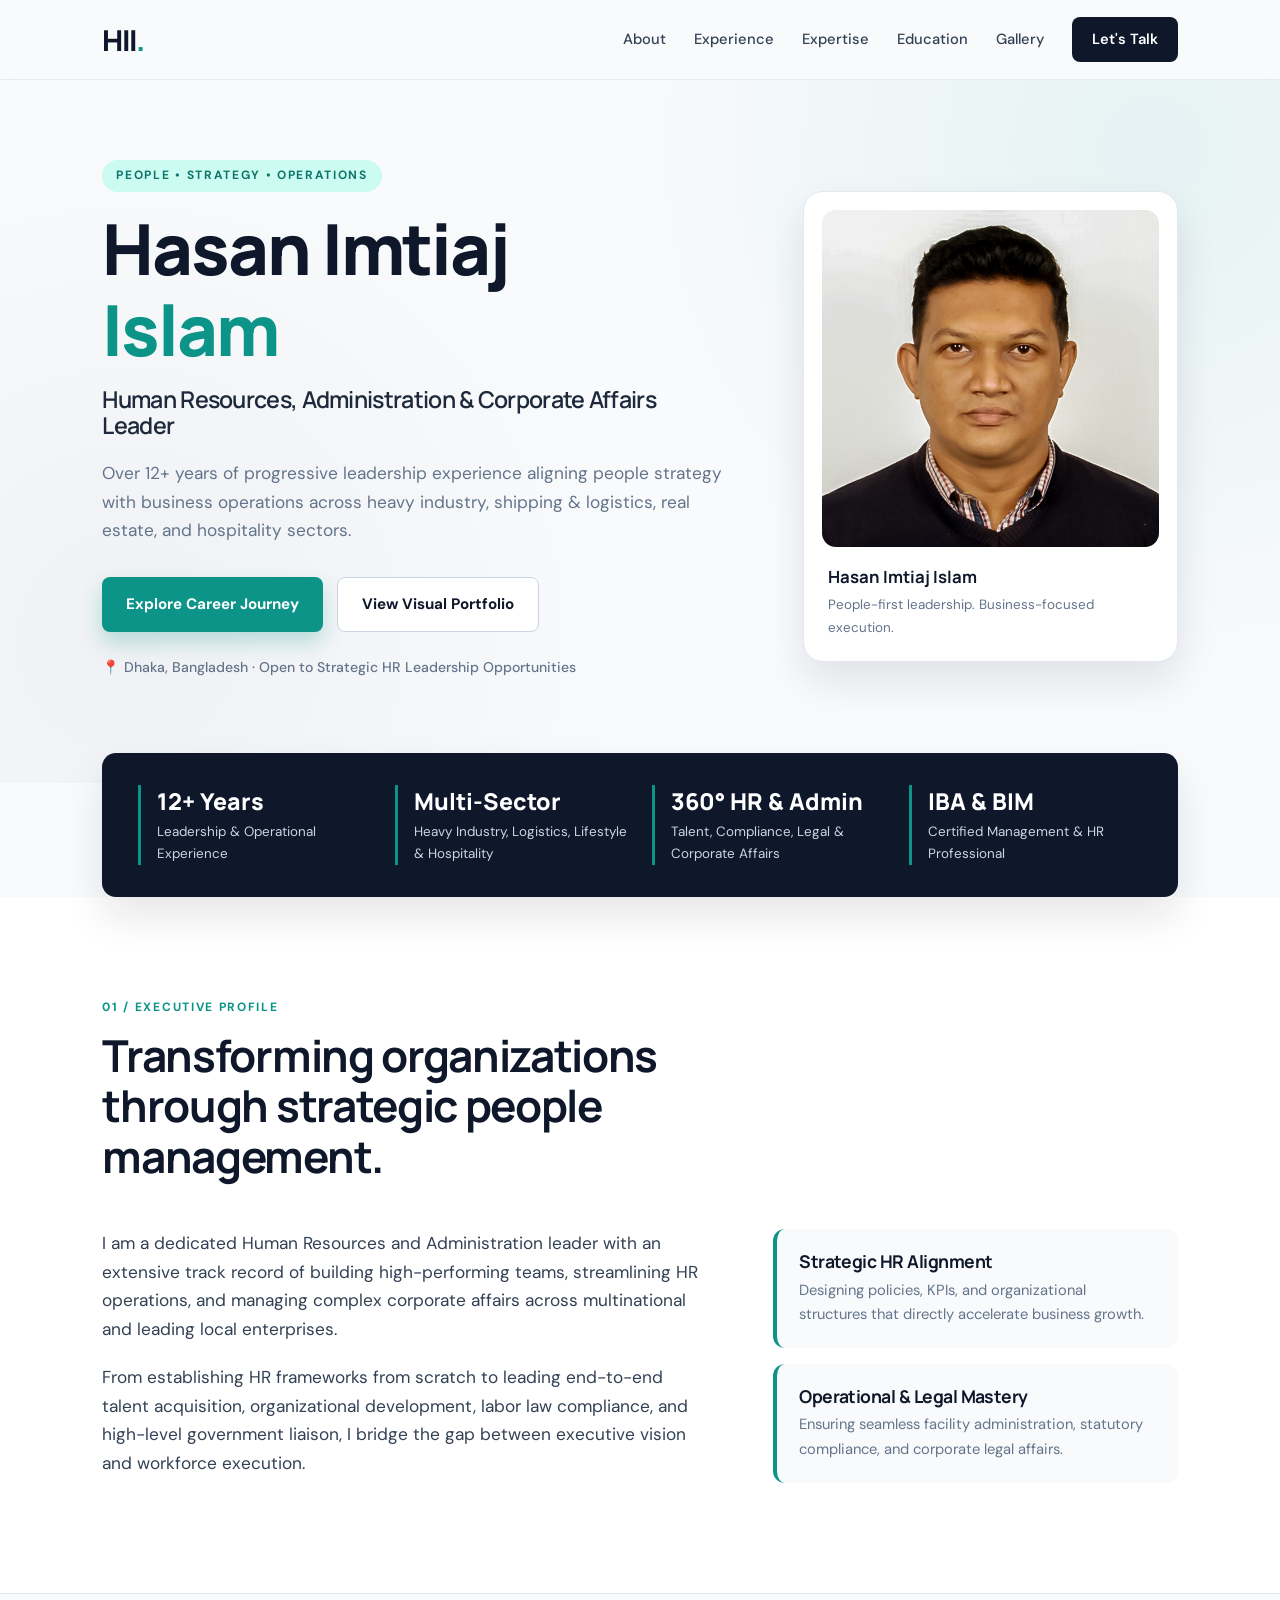
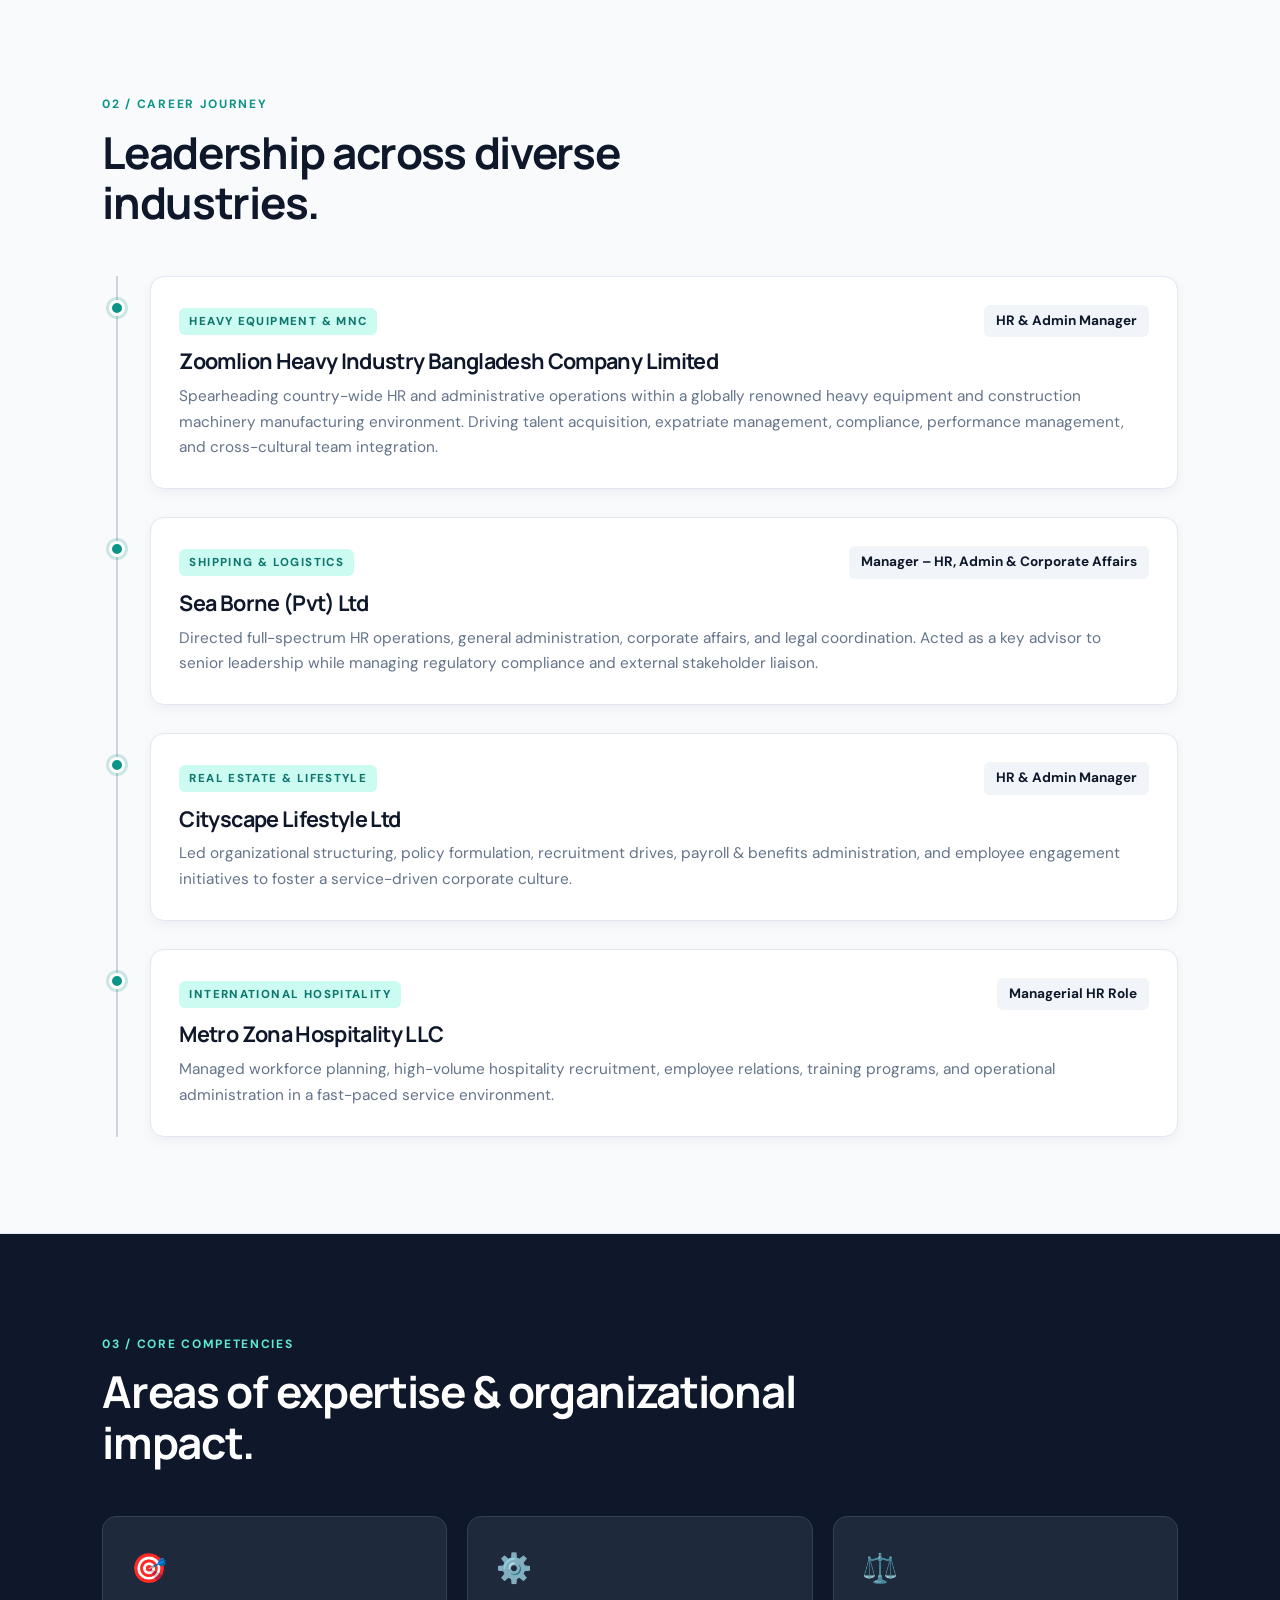
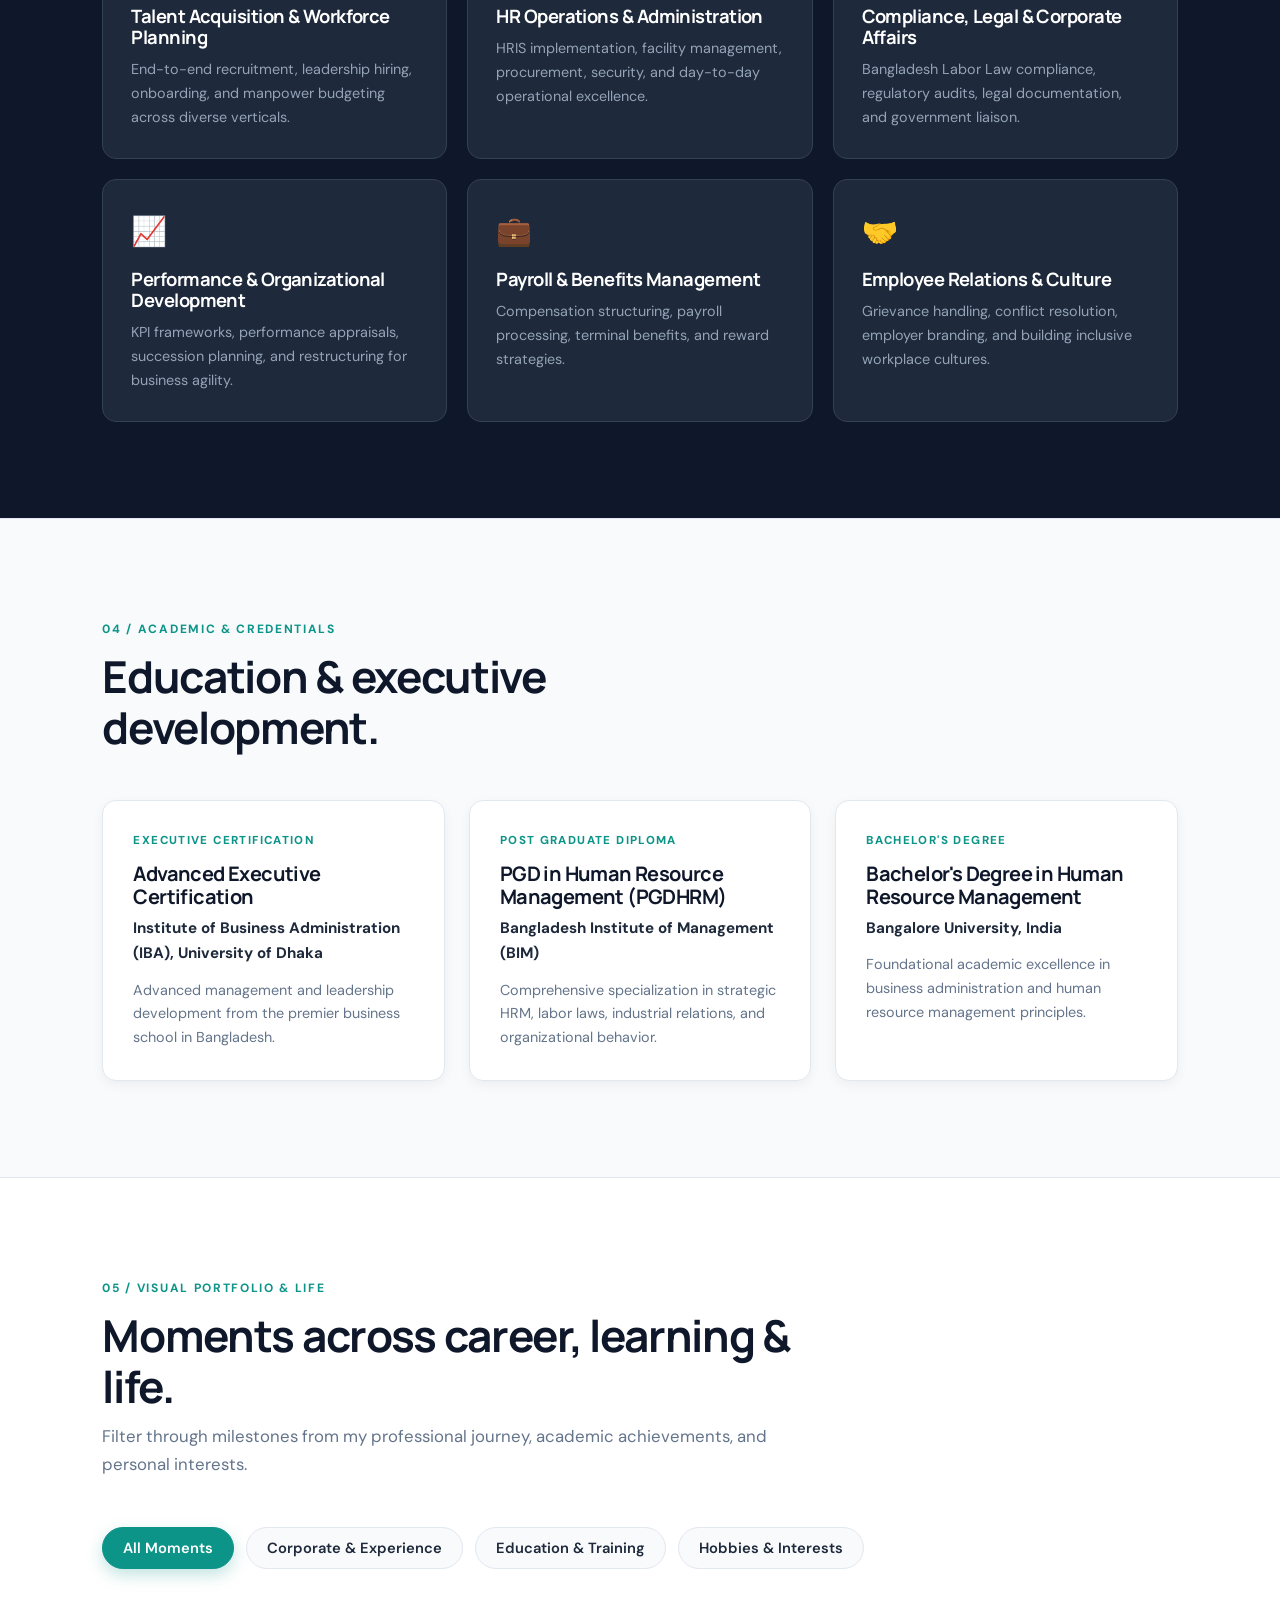
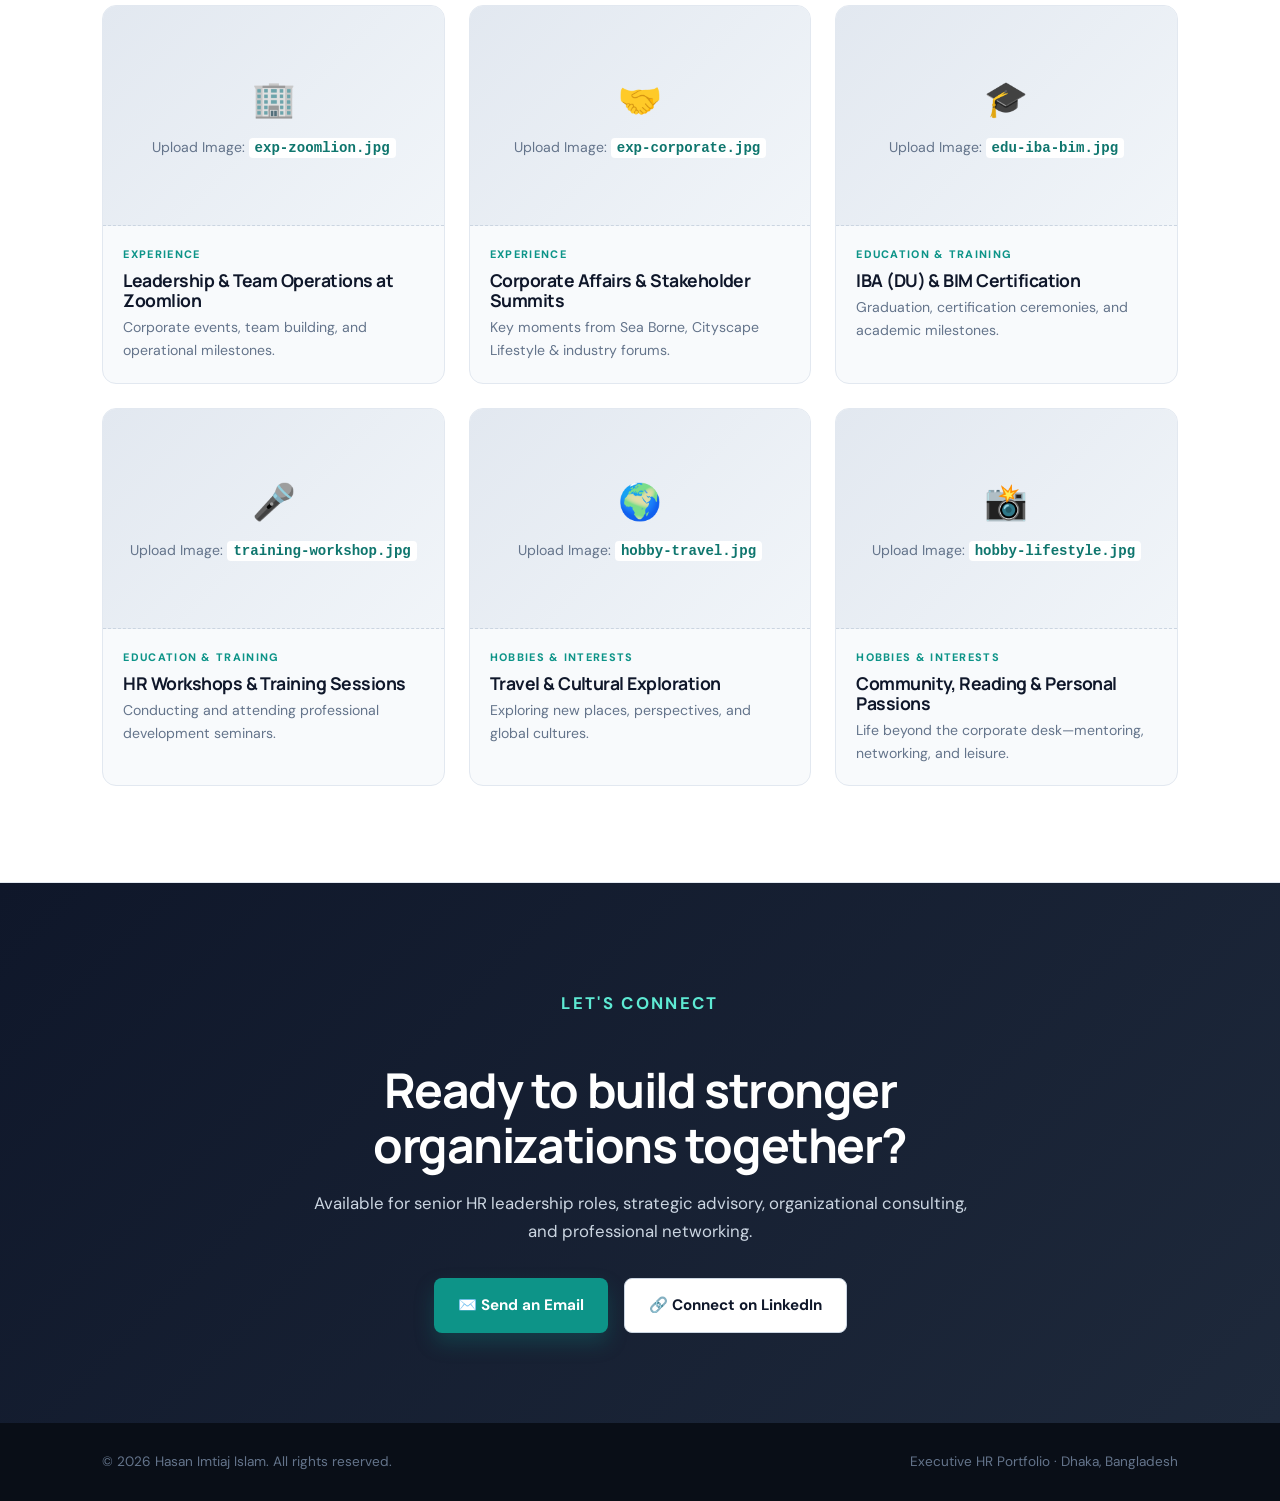
<file: index.html>
<!doctype html>
<html lang="en">
<head>
  <meta charset="utf-8">
  <meta name="viewport" content="width=device-width, initial-scale=1">
  <meta name="description" content="Executive Portfolio of Hasan Imtiaj Islam — Human Resources, Administration & Corporate Affairs Leader.">
  <title>Hasan Imtiaj Islam | HR & People Operations Leader</title>
  <link rel="stylesheet" href="style.css">
</head>
<body>
  <!-- Sticky Glassmorphism Header -->
  <header class="site-header">
    <a class="brand" href="#home">HII<span>.</span></a>
    <nav aria-label="Main navigation">
      <a href="#about">About</a>
      <a href="#experience">Experience</a>
      <a href="#expertise">Expertise</a>
      <a href="#education">Education</a>
      <a href="#gallery">Gallery</a>
      <a href="#contact" class="nav-cta">Let's Talk</a>
    </nav>
  </header>

  <main>
    <!-- Hero Section -->
    <section class="hero" id="home">
      <div class="hero-copy">
        <div class="badge">PEOPLE • STRATEGY • OPERATIONS</div>
        <h1>Hasan Imtiaj<br><span>Islam</span></h1>
        <h2>Human Resources, Administration &amp; Corporate Affairs Leader</h2>
        <p class="intro">Over 12+ years of progressive leadership experience aligning people strategy with business operations across heavy industry, shipping &amp; logistics, real estate, and hospitality sectors.</p>
        <div class="hero-actions">
          <a class="button primary" href="#experience">Explore Career Journey</a>
          <a class="button secondary" href="#gallery">View Visual Portfolio</a>
        </div>
        <p class="micro">📍 Dhaka, Bangladesh · Open to Strategic HR Leadership Opportunities</p>
      </div>
      
      <div class="hero-visual">
        <div class="portrait-card">
          <div class="img-wrapper">
            <img src="US_PP_edited.jpg" alt="Hasan Imtiaj Islam">
          </div>
          <div class="portrait-caption">
            <strong>Hasan Imtiaj Islam</strong>
            <span>People-first leadership. Business-focused execution.</span>
          </div>
        </div>
      </div>
    </section>

    <!-- Key Career Highlights Bar -->
    <section class="stats-container" aria-label="Career overview">
      <div class="stats">
        <div class="stat-box">
          <strong>12+ Years</strong>
          <span>Leadership &amp; Operational Experience</span>
        </div>
        <div class="stat-box">
          <strong>Multi-Sector</strong>
          <span>Heavy Industry, Logistics, Lifestyle &amp; Hospitality</span>
        </div>
        <div class="stat-box">
          <strong>360° HR &amp; Admin</strong>
          <span>Talent, Compliance, Legal &amp; Corporate Affairs</span>
        </div>
        <div class="stat-box">
          <strong>IBA &amp; BIM</strong>
          <span>Certified Management &amp; HR Professional</span>
        </div>
      </div>
    </section>

    <!-- 01 / ABOUT -->
    <section class="section about" id="about">
      <div class="section-header">
        <span class="section-label">01 / EXECUTIVE PROFILE</span>
        <h2>Transforming organizations through strategic people management.</h2>
      </div>
      <div class="section-content about-grid">
        <div class="about-text">
          <p>I am a dedicated Human Resources and Administration leader with an extensive track record of building high-performing teams, streamlining HR operations, and managing complex corporate affairs across multinational and leading local enterprises.</p>
          <p>From establishing HR frameworks from scratch to leading end-to-end talent acquisition, organizational development, labor law compliance, and high-level government liaison, I bridge the gap between executive vision and workforce execution.</p>
        </div>
        <div class="about-highlights">
          <div class="highlight-item">
            <h4>Strategic HR Alignment</h4>
            <p>Designing policies, KPIs, and organizational structures that directly accelerate business growth.</p>
          </div>
          <div class="highlight-item">
            <h4>Operational &amp; Legal Mastery</h4>
            <p>Ensuring seamless facility administration, statutory compliance, and corporate legal affairs.</p>
          </div>
        </div>
      </div>
    </section>

    <!-- 02 / EXPERIENCE -->
    <section class="section" id="experience">
      <div class="section-header">
        <span class="section-label">02 / CAREER JOURNEY</span>
        <h2>Leadership across diverse industries.</h2>
      </div>
      <div class="section-content">
        <div class="timeline">
          
          <article class="timeline-item">
            <div class="timeline-marker"></div>
            <div class="timeline-card">
              <div class="card-top">
                <span class="timeline-tag">HEAVY EQUIPMENT &amp; MNC</span>
                <span class="timeline-role-badge">HR &amp; Admin Manager</span>
              </div>
              <h3>Zoomlion Heavy Industry Bangladesh Company Limited</h3>
              <p>Spearheading country-wide HR and administrative operations within a globally renowned heavy equipment and construction machinery manufacturing environment. Driving talent acquisition, expatriate management, compliance, performance management, and cross-cultural team integration.</p>
            </div>
          </article>

          <article class="timeline-item">
            <div class="timeline-marker"></div>
            <div class="timeline-card">
              <div class="card-top">
                <span class="timeline-tag">SHIPPING &amp; LOGISTICS</span>
                <span class="timeline-role-badge">Manager – HR, Admin &amp; Corporate Affairs</span>
              </div>
              <h3>Sea Borne (Pvt) Ltd</h3>
              <p>Directed full-spectrum HR operations, general administration, corporate affairs, and legal coordination. Acted as a key advisor to senior leadership while managing regulatory compliance and external stakeholder liaison.</p>
            </div>
          </article>

          <article class="timeline-item">
            <div class="timeline-marker"></div>
            <div class="timeline-card">
              <div class="card-top">
                <span class="timeline-tag">REAL ESTATE &amp; LIFESTYLE</span>
                <span class="timeline-role-badge">HR &amp; Admin Manager</span>
              </div>
              <h3>Cityscape Lifestyle Ltd</h3>
              <p>Led organizational structuring, policy formulation, recruitment drives, payroll &amp; benefits administration, and employee engagement initiatives to foster a service-driven corporate culture.</p>
            </div>
          </article>

          <article class="timeline-item">
            <div class="timeline-marker"></div>
            <div class="timeline-card">
              <div class="card-top">
                <span class="timeline-tag">INTERNATIONAL HOSPITALITY</span>
                <span class="timeline-role-badge">Managerial HR Role</span>
              </div>
              <h3>Metro Zona Hospitality LLC</h3>
              <p>Managed workforce planning, high-volume hospitality recruitment, employee relations, training programs, and operational administration in a fast-paced service environment.</p>
            </div>
          </article>

        </div>
      </div>
    </section>

    <!-- 03 / EXPERTISE & IMPACT -->
    <section class="section dark-section" id="expertise">
      <div class="section-header">
        <span class="section-label">03 / CORE COMPETENCIES</span>
        <h2>Areas of expertise &amp; organizational impact.</h2>
      </div>
      <div class="section-content">
        <div class="skill-grid">
          <div class="skill-card">
            <span class="skill-icon">🎯</span>
            <h3>Talent Acquisition &amp; Workforce Planning</h3>
            <p>End-to-end recruitment, leadership hiring, onboarding, and manpower budgeting across diverse verticals.</p>
          </div>
          <div class="skill-card">
            <span class="skill-icon">⚙️</span>
            <h3>HR Operations &amp; Administration</h3>
            <p>HRIS implementation, facility management, procurement, security, and day-to-day operational excellence.</p>
          </div>
          <div class="skill-card">
            <span class="skill-icon">⚖️</span>
            <h3>Compliance, Legal &amp; Corporate Affairs</h3>
            <p>Bangladesh Labor Law compliance, regulatory audits, legal documentation, and government liaison.</p>
          </div>
          <div class="skill-card">
            <span class="skill-icon">📈</span>
            <h3>Performance &amp; Organizational Development</h3>
            <p>KPI frameworks, performance appraisals, succession planning, and restructuring for business agility.</p>
          </div>
          <div class="skill-card">
            <span class="skill-icon">💼</span>
            <h3>Payroll &amp; Benefits Management</h3>
            <p>Compensation structuring, payroll processing, terminal benefits, and reward strategies.</p>
          </div>
          <div class="skill-card">
            <span class="skill-icon">🤝</span>
            <h3>Employee Relations &amp; Culture</h3>
            <p>Grievance handling, conflict resolution, employer branding, and building inclusive workplace cultures.</p>
          </div>
        </div>
      </div>
    </section>

    <!-- 04 / EDUCATION & CERTIFICATIONS -->
    <section class="section" id="education">
      <div class="section-header">
        <span class="section-label">04 / ACADEMIC &amp; CREDENTIALS</span>
        <h2>Education &amp; executive development.</h2>
      </div>
      <div class="section-content">
        <div class="edu-grid">
          <div class="edu-card">
            <span class="edu-type">EXECUTIVE CERTIFICATION</span>
            <h3>Advanced Executive Certification</h3>
            <p class="institution">Institute of Business Administration (IBA), University of Dhaka</p>
            <p class="edu-desc">Advanced management and leadership development from the premier business school in Bangladesh.</p>
          </div>

          <div class="edu-card">
            <span class="edu-type">POST GRADUATE DIPLOMA</span>
            <h3>PGD in Human Resource Management (PGDHRM)</h3>
            <p class="institution">Bangladesh Institute of Management (BIM)</p>
            <p class="edu-desc">Comprehensive specialization in strategic HRM, labor laws, industrial relations, and organizational behavior.</p>
          </div>

          <div class="edu-card">
            <span class="edu-type">BACHELOR'S DEGREE</span>
            <h3>Bachelor's Degree in Human Resource Management</h3>
            <p class="institution">Bangalore University, India</p>
            <p class="edu-desc">Foundational academic excellence in business administration and human resource management principles.</p>
          </div>
        </div>
      </div>
    </section>

    <!-- 05 / INTERACTIVE VISUAL GALLERY -->
    <section class="section gallery-section" id="gallery">
      <div class="section-header">
        <span class="section-label">05 / VISUAL PORTFOLIO &amp; LIFE</span>
        <h2>Moments across career, learning &amp; life.</h2>
        <p class="section-sub">Filter through milestones from my professional journey, academic achievements, and personal interests.</p>
      </div>

      <div class="section-content">
        <!-- Filter Tabs -->
        <div class="gallery-tabs" role="tablist">
          <button class="tab-btn active" data-filter="all">All Moments</button>
          <button class="tab-btn" data-filter="experience">Corporate &amp; Experience</button>
          <button class="tab-btn" data-filter="education">Education &amp; Training</button>
          <button class="tab-btn" data-filter="hobbies">Hobbies &amp; Interests</button>
        </div>

        <!-- Gallery Grid (Easy to update with real photos later) -->
        <div class="gallery-grid">
          
          <!-- Experience Photos -->
          <figure class="gallery-item" data-category="experience">
            <div class="gallery-img-box">
              <!-- ছবি আপলোড করলে নিচের img ট্যাগের কমেন্ট সরিয়ে ছবির নাম দেবেন -->
              <!-- <img src="exp-zoomlion.jpg" alt="Zoomlion Operations"> -->
              <div class="upload-placeholder">
                <span>🏢</span>
                <p>Upload Image: <code>exp-zoomlion.jpg</code></p>
              </div>
            </div>
            <figcaption>
              <span class="cat-tag">EXPERIENCE</span>
              <h4>Leadership &amp; Team Operations at Zoomlion</h4>
              <p>Corporate events, team building, and operational milestones.</p>
            </figcaption>
          </figure>

          <figure class="gallery-item" data-category="experience">
            <div class="gallery-img-box">
              <div class="upload-placeholder">
                <span>🤝</span>
                <p>Upload Image: <code>exp-corporate.jpg</code></p>
              </div>
            </div>
            <figcaption>
              <span class="cat-tag">EXPERIENCE</span>
              <h4>Corporate Affairs &amp; Stakeholder Summits</h4>
              <p>Key moments from Sea Borne, Cityscape Lifestyle &amp; industry forums.</p>
            </figcaption>
          </figure>

          <!-- Education & Training Photos -->
          <figure class="gallery-item" data-category="education">
            <div class="gallery-img-box">
              <div class="upload-placeholder">
                <span>🎓</span>
                <p>Upload Image: <code>edu-iba-bim.jpg</code></p>
              </div>
            </div>
            <figcaption>
              <span class="cat-tag">EDUCATION &amp; TRAINING</span>
              <h4>IBA (DU) &amp; BIM Certification</h4>
              <p>Graduation, certification ceremonies, and academic milestones.</p>
            </figcaption>
          </figure>

          <figure class="gallery-item" data-category="education">
            <div class="gallery-img-box">
              <div class="upload-placeholder">
                <span>🎤</span>
                <p>Upload Image: <code>training-workshop.jpg</code></p>
              </div>
            </div>
            <figcaption>
              <span class="cat-tag">EDUCATION &amp; TRAINING</span>
              <h4>HR Workshops &amp; Training Sessions</h4>
              <p>Conducting and attending professional development seminars.</p>
            </figcaption>
          </figure>

          <!-- Hobbies & Interests Photos -->
          <figure class="gallery-item" data-category="hobbies">
            <div class="gallery-img-box">
              <div class="upload-placeholder">
                <span>🌍</span>
                <p>Upload Image: <code>hobby-travel.jpg</code></p>
              </div>
            </div>
            <figcaption>
              <span class="cat-tag">HOBBIES &amp; INTERESTS</span>
              <h4>Travel &amp; Cultural Exploration</h4>
              <p>Exploring new places, perspectives, and global cultures.</p>
            </figcaption>
          </figure>

          <figure class="gallery-item" data-category="hobbies">
            <div class="gallery-img-box">
              <div class="upload-placeholder">
                <span>📸</span>
                <p>Upload Image: <code>hobby-lifestyle.jpg</code></p>
              </div>
            </div>
            <figcaption>
              <span class="cat-tag">HOBBIES &amp; INTERESTS</span>
              <h4>Community, Reading &amp; Personal Passions</h4>
              <p>Life beyond the corporate desk—mentoring, networking, and leisure.</p>
            </figcaption>
          </figure>

        </div>
      </div>
    </section>

    <!-- CONTACT -->
    <section class="contact" id="contact">
      <div class="contact-card">
        <p class="eyebrow">LET'S CONNECT</p>
        <h2>Ready to build stronger organizations together?</h2>
        <p>Available for senior HR leadership roles, strategic advisory, organizational consulting, and professional networking.</p>
        <div class="contact-links">
          <a class="button primary" href="mailto:imtiajhrm@gmail.com">✉️ Send an Email</a>
          <a class="button secondary" href="https://www.linkedin.com/" target="_blank" rel="noreferrer">🔗 Connect on LinkedIn</a>
        </div>
      </div>
    </section>
  </main>

  <footer>
    <span>© <span id="year"></span> Hasan Imtiaj Islam. All rights reserved.</span>
    <span>Executive HR Portfolio · Dhaka, Bangladesh</span>
  </footer>

  <!-- Interactive Script for Year & Gallery Tabs -->
  <script>
    document.getElementById('year').textContent = new Date().getFullYear();

    // Gallery Filtering Logic
    const tabButtons = document.querySelectorAll('.tab-btn');
    const galleryItems = document.querySelectorAll('.gallery-item');

    tabButtons.forEach(button => {
      button.addEventListener('click', () => {
        tabButtons.forEach(btn => btn.classList.remove('active'));
        button.classList.add('active');

        const filterValue = button.getAttribute('data-filter');

        galleryItems.forEach(item => {
          if (filterValue === 'all' || item.getAttribute('data-category') === filterValue) {
            item.style.display = 'flex';
          } else {
            item.style.display = 'none';
          }
        });
      });
    });
  </script>
</body>
</html>
</file>
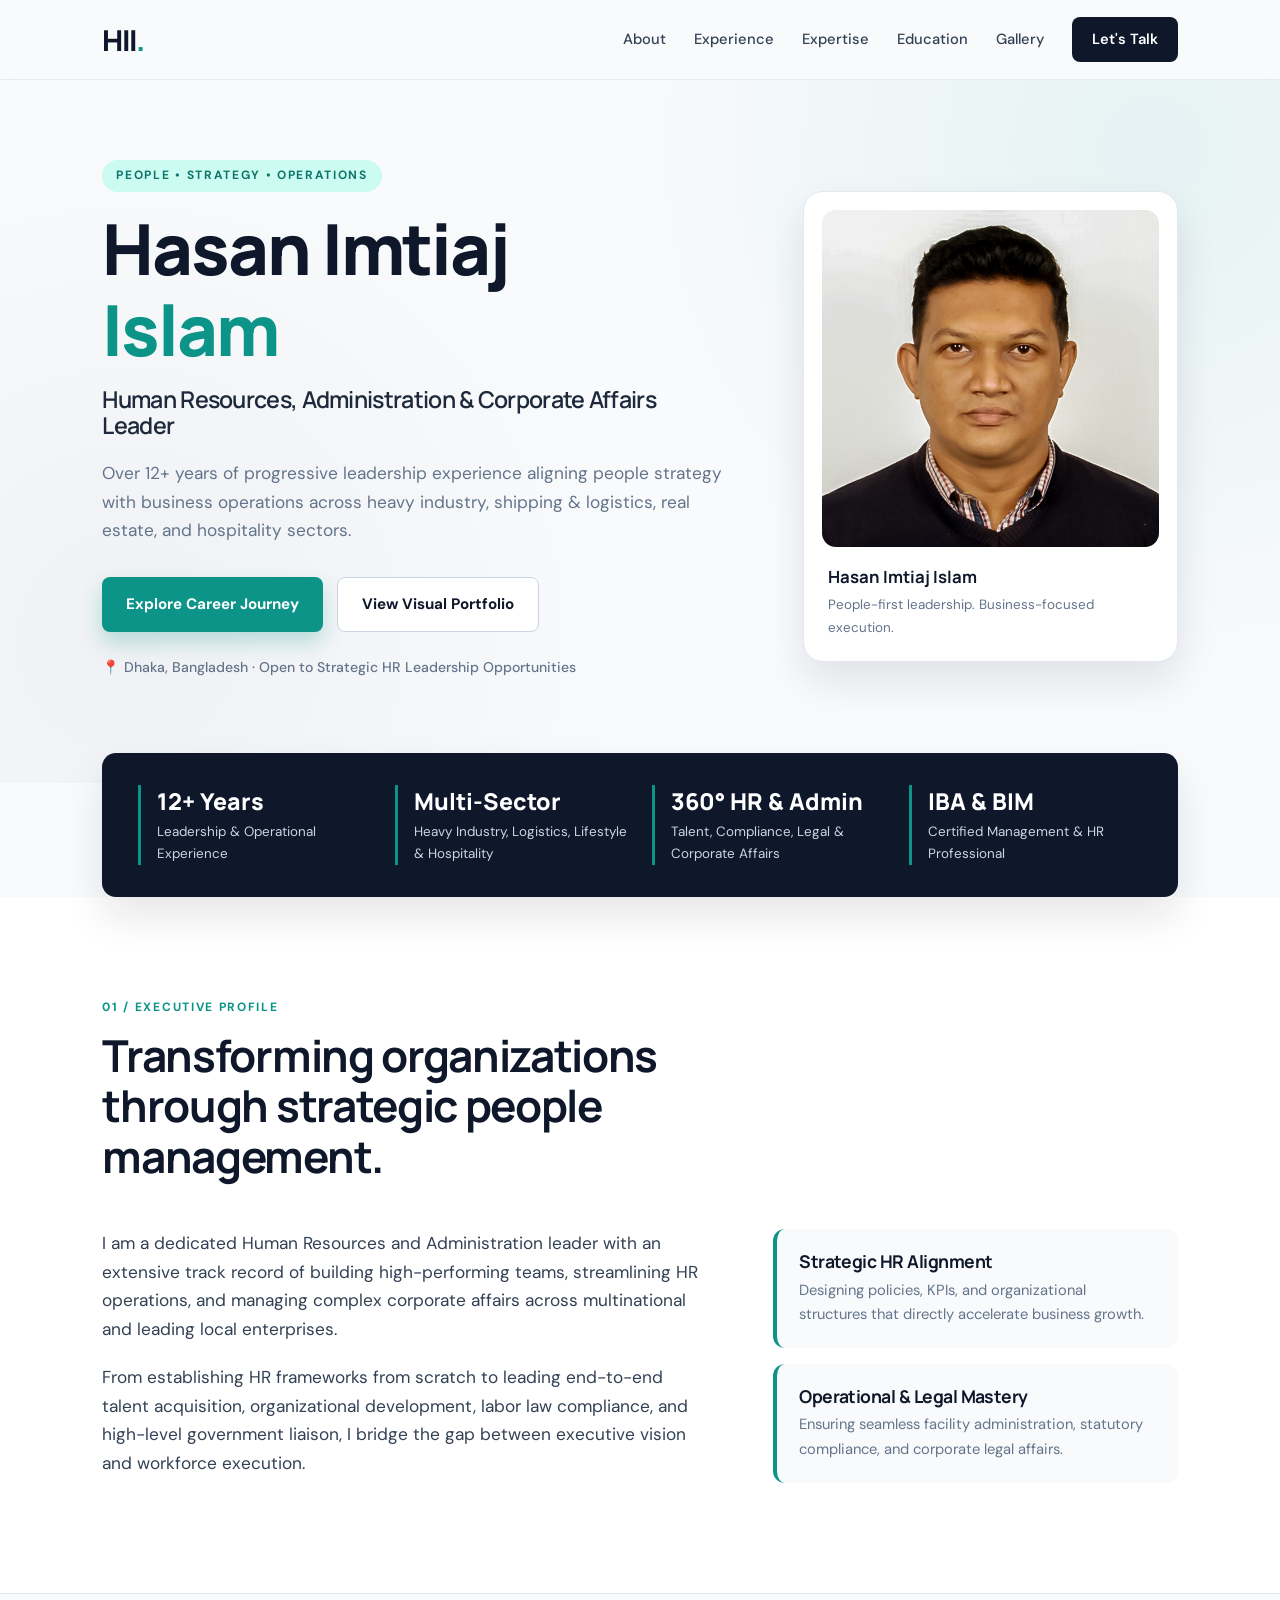
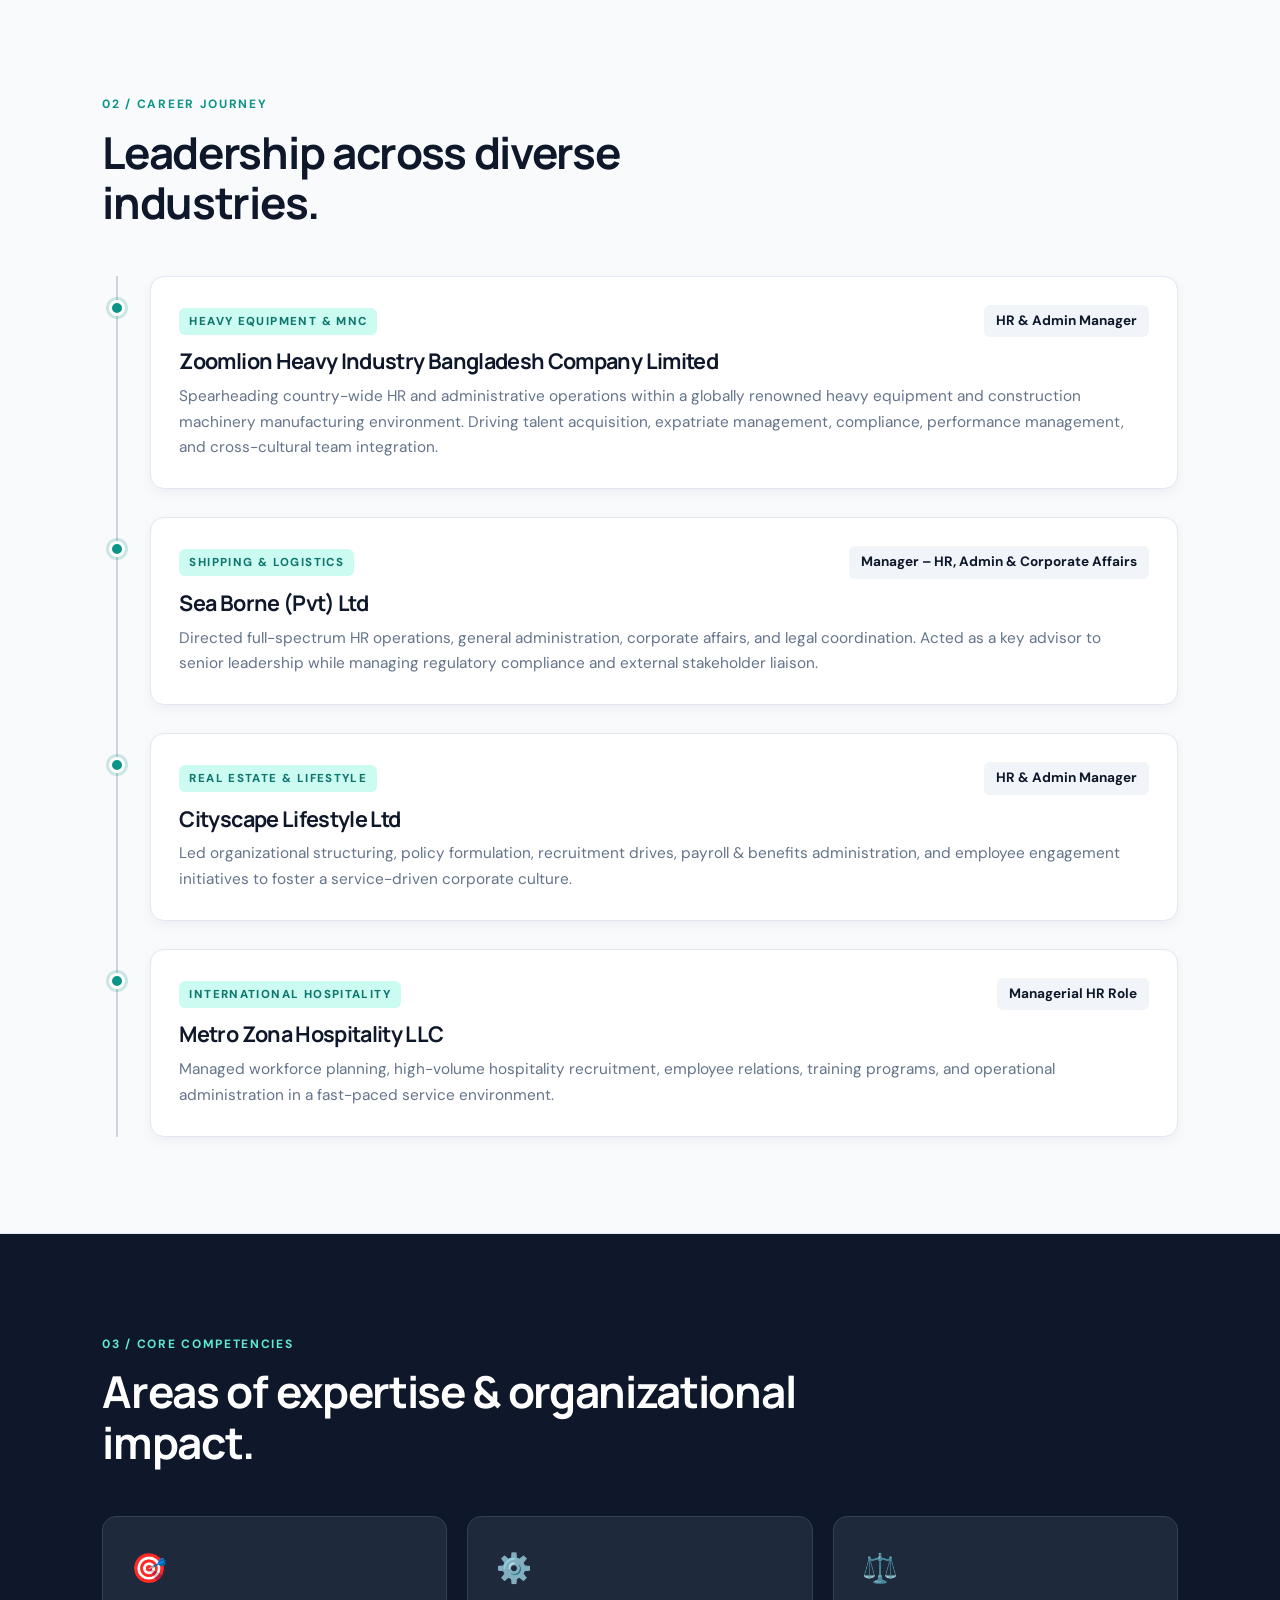
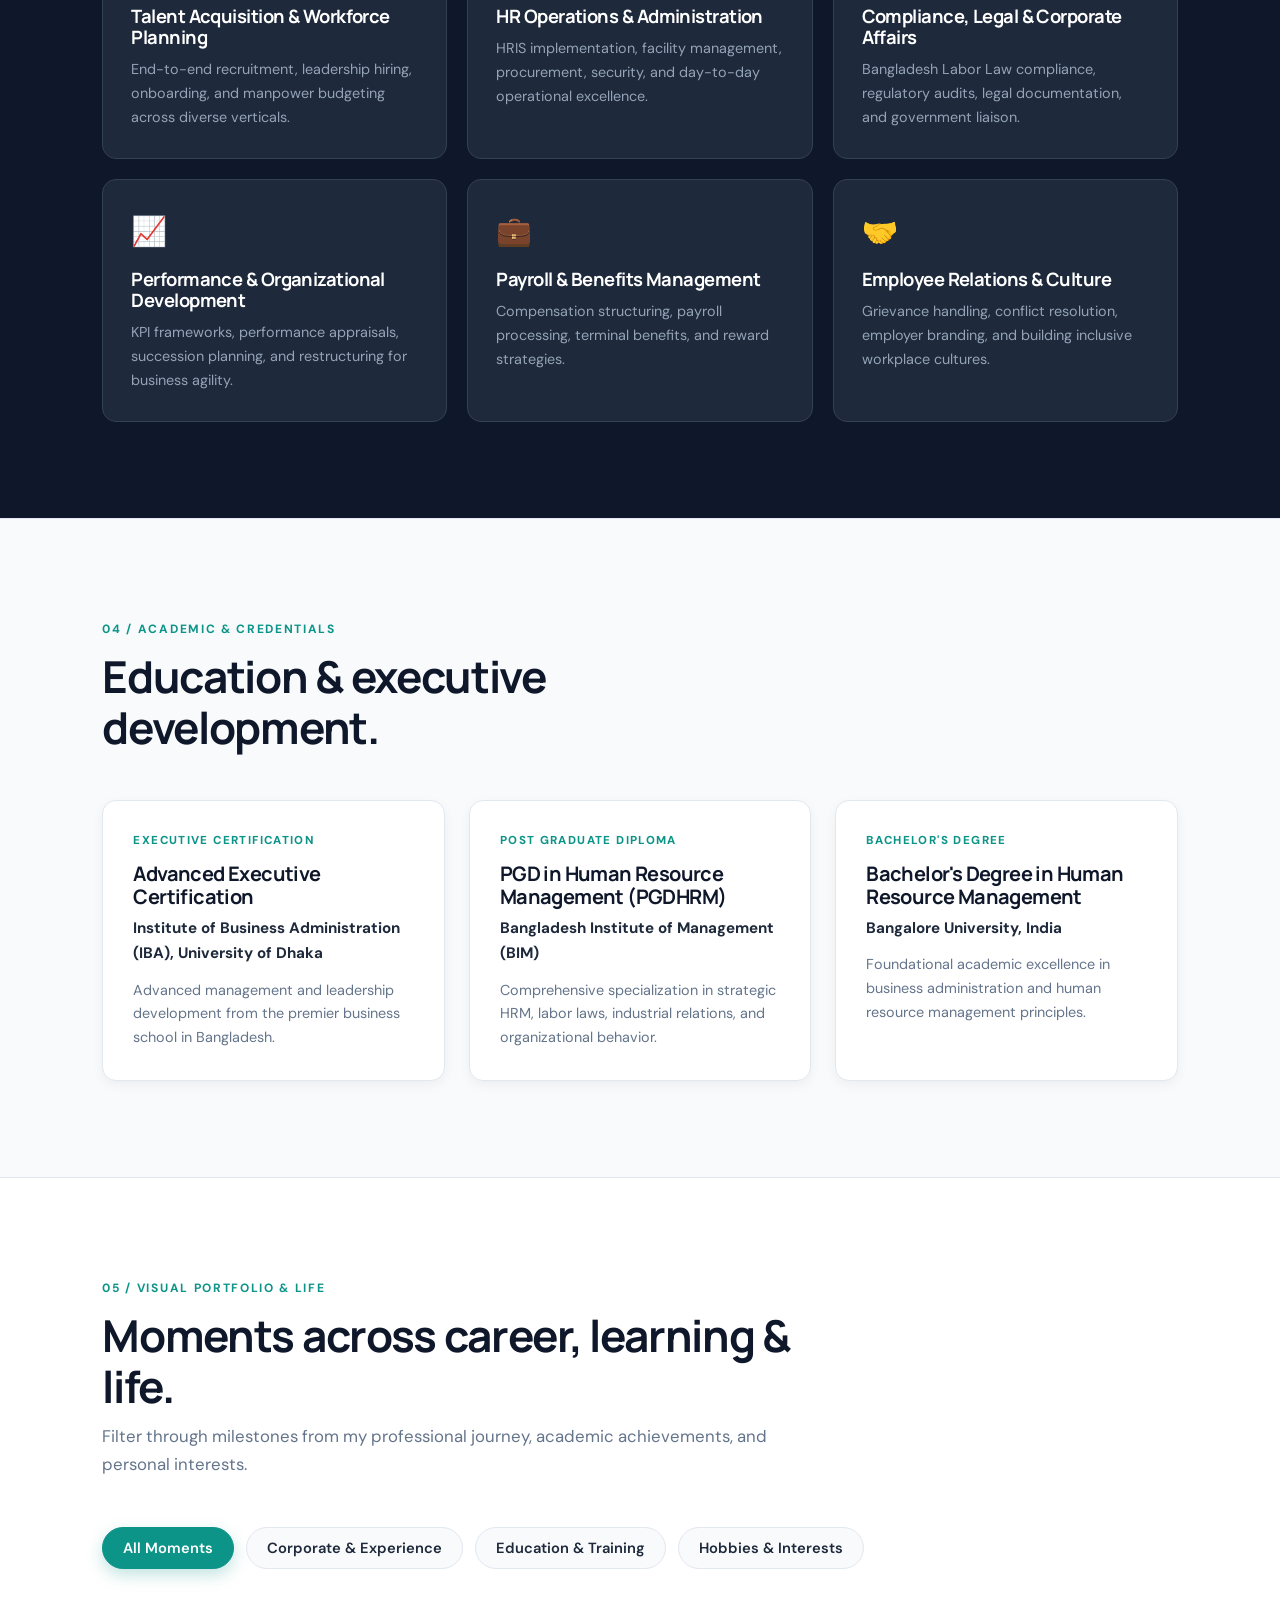
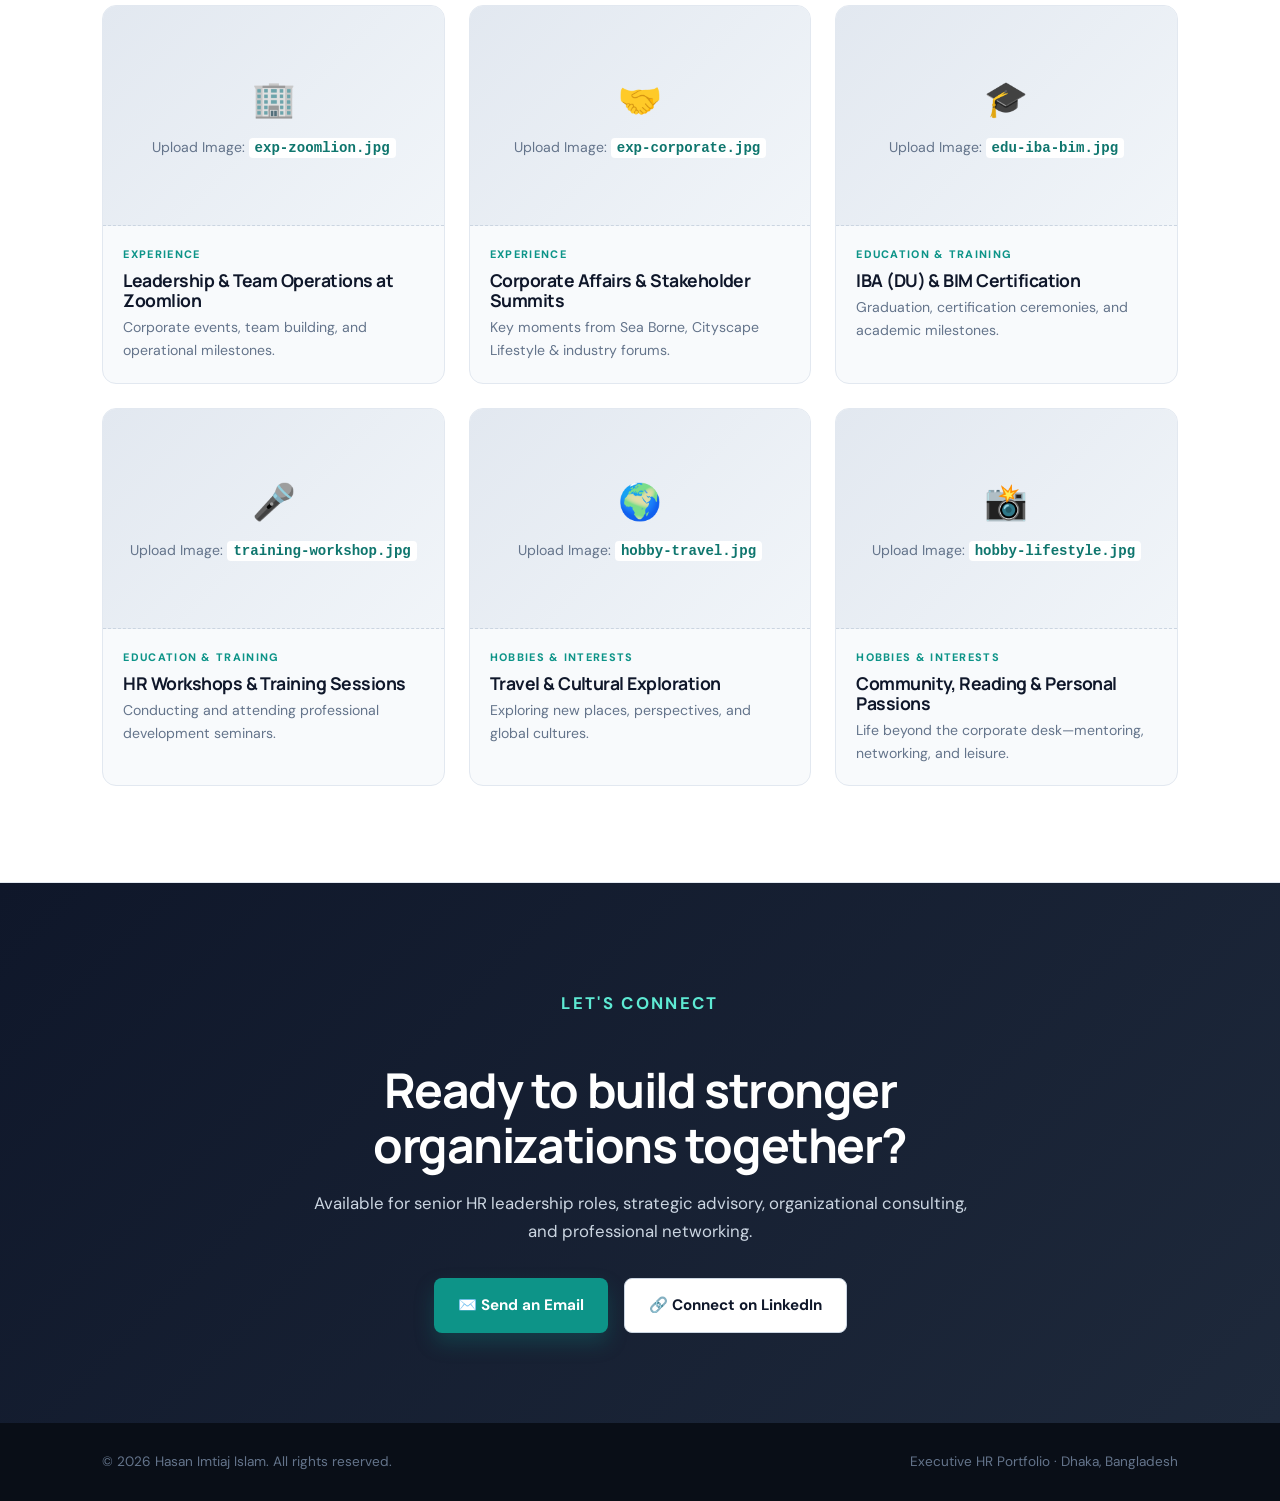
<file: INDEX (2).html>
<!doctype html>
<html lang="en">
<head>
  <meta charset="utf-8">
  <meta name="viewport" content="width=device-width, initial-scale=1">
  <meta name="description" content="Executive Portfolio of Hasan Imtiaj Islam — Human Resources, Administration & Corporate Affairs Leader.">
  <title>Hasan Imtiaj Islam | HR & People Operations Leader</title>
  <link rel="stylesheet" href="style.css">
</head>
<body>
  <!-- Sticky Glassmorphism Header -->
  <header class="site-header">
    <a class="brand" href="#home">HII<span>.</span></a>
    <nav aria-label="Main navigation">
      <a href="#about">About</a>
      <a href="#experience">Experience</a>
      <a href="#expertise">Expertise</a>
      <a href="#education">Education</a>
      <a href="#gallery">Gallery</a>
      <a href="#contact" class="nav-cta">Let's Talk</a>
    </nav>
  </header>

  <main>
    <!-- Hero Section -->
    <section class="hero" id="home">
      <div class="hero-copy">
        <div class="badge">PEOPLE • STRATEGY • OPERATIONS</div>
        <h1>Hasan Imtiaj<br><span>Islam</span></h1>
        <h2>Human Resources, Administration &amp; Corporate Affairs Leader</h2>
        <p class="intro">Over 12+ years of progressive leadership experience aligning people strategy with business operations across heavy industry, shipping &amp; logistics, real estate, and hospitality sectors.</p>
        <div class="hero-actions">
          <a class="button primary" href="#experience">Explore Career Journey</a>
          <a class="button secondary" href="#gallery">View Visual Portfolio</a>
        </div>
        <p class="micro">📍 Dhaka, Bangladesh · Open to Strategic HR Leadership Opportunities</p>
      </div>
      
      <div class="hero-visual">
        <div class="portrait-card">
          <div class="img-wrapper">
            <img src="US_PP_edited.jpg" alt="Hasan Imtiaj Islam">
          </div>
          <div class="portrait-caption">
            <strong>Hasan Imtiaj Islam</strong>
            <span>People-first leadership. Business-focused execution.</span>
          </div>
        </div>
      </div>
    </section>

    <!-- Key Career Highlights Bar -->
    <section class="stats-container" aria-label="Career overview">
      <div class="stats">
        <div class="stat-box">
          <strong>12+ Years</strong>
          <span>Leadership &amp; Operational Experience</span>
        </div>
        <div class="stat-box">
          <strong>Multi-Sector</strong>
          <span>Heavy Industry, Logistics, Lifestyle &amp; Hospitality</span>
        </div>
        <div class="stat-box">
          <strong>360° HR &amp; Admin</strong>
          <span>Talent, Compliance, Legal &amp; Corporate Affairs</span>
        </div>
        <div class="stat-box">
          <strong>IBA &amp; BIM</strong>
          <span>Certified Management &amp; HR Professional</span>
        </div>
      </div>
    </section>

    <!-- 01 / ABOUT -->
    <section class="section about" id="about">
      <div class="section-header">
        <span class="section-label">01 / EXECUTIVE PROFILE</span>
        <h2>Transforming organizations through strategic people management.</h2>
      </div>
      <div class="section-content about-grid">
        <div class="about-text">
          <p>I am a dedicated Human Resources and Administration leader with an extensive track record of building high-performing teams, streamlining HR operations, and managing complex corporate affairs across multinational and leading local enterprises.</p>
          <p>From establishing HR frameworks from scratch to leading end-to-end talent acquisition, organizational development, labor law compliance, and high-level government liaison, I bridge the gap between executive vision and workforce execution.</p>
        </div>
        <div class="about-highlights">
          <div class="highlight-item">
            <h4>Strategic HR Alignment</h4>
            <p>Designing policies, KPIs, and organizational structures that directly accelerate business growth.</p>
          </div>
          <div class="highlight-item">
            <h4>Operational &amp; Legal Mastery</h4>
            <p>Ensuring seamless facility administration, statutory compliance, and corporate legal affairs.</p>
          </div>
        </div>
      </div>
    </section>

    <!-- 02 / EXPERIENCE -->
    <section class="section" id="experience">
      <div class="section-header">
        <span class="section-label">02 / CAREER JOURNEY</span>
        <h2>Leadership across diverse industries.</h2>
      </div>
      <div class="section-content">
        <div class="timeline">
          
          <article class="timeline-item">
            <div class="timeline-marker"></div>
            <div class="timeline-card">
              <div class="card-top">
                <span class="timeline-tag">HEAVY EQUIPMENT &amp; MNC</span>
                <span class="timeline-role-badge">HR &amp; Admin Manager</span>
              </div>
              <h3>Zoomlion Heavy Industry Bangladesh Company Limited</h3>
              <p>Spearheading country-wide HR and administrative operations within a globally renowned heavy equipment and construction machinery manufacturing environment. Driving talent acquisition, expatriate management, compliance, performance management, and cross-cultural team integration.</p>
            </div>
          </article>

          <article class="timeline-item">
            <div class="timeline-marker"></div>
            <div class="timeline-card">
              <div class="card-top">
                <span class="timeline-tag">SHIPPING &amp; LOGISTICS</span>
                <span class="timeline-role-badge">Manager – HR, Admin &amp; Corporate Affairs</span>
              </div>
              <h3>Sea Borne (Pvt) Ltd</h3>
              <p>Directed full-spectrum HR operations, general administration, corporate affairs, and legal coordination. Acted as a key advisor to senior leadership while managing regulatory compliance and external stakeholder liaison.</p>
            </div>
          </article>

          <article class="timeline-item">
            <div class="timeline-marker"></div>
            <div class="timeline-card">
              <div class="card-top">
                <span class="timeline-tag">REAL ESTATE &amp; LIFESTYLE</span>
                <span class="timeline-role-badge">HR &amp; Admin Manager</span>
              </div>
              <h3>Cityscape Lifestyle Ltd</h3>
              <p>Led organizational structuring, policy formulation, recruitment drives, payroll &amp; benefits administration, and employee engagement initiatives to foster a service-driven corporate culture.</p>
            </div>
          </article>

          <article class="timeline-item">
            <div class="timeline-marker"></div>
            <div class="timeline-card">
              <div class="card-top">
                <span class="timeline-tag">INTERNATIONAL HOSPITALITY</span>
                <span class="timeline-role-badge">Managerial HR Role</span>
              </div>
              <h3>Metro Zona Hospitality LLC</h3>
              <p>Managed workforce planning, high-volume hospitality recruitment, employee relations, training programs, and operational administration in a fast-paced service environment.</p>
            </div>
          </article>

        </div>
      </div>
    </section>

    <!-- 03 / EXPERTISE & IMPACT -->
    <section class="section dark-section" id="expertise">
      <div class="section-header">
        <span class="section-label">03 / CORE COMPETENCIES</span>
        <h2>Areas of expertise &amp; organizational impact.</h2>
      </div>
      <div class="section-content">
        <div class="skill-grid">
          <div class="skill-card">
            <span class="skill-icon">🎯</span>
            <h3>Talent Acquisition &amp; Workforce Planning</h3>
            <p>End-to-end recruitment, leadership hiring, onboarding, and manpower budgeting across diverse verticals.</p>
          </div>
          <div class="skill-card">
            <span class="skill-icon">⚙️</span>
            <h3>HR Operations &amp; Administration</h3>
            <p>HRIS implementation, facility management, procurement, security, and day-to-day operational excellence.</p>
          </div>
          <div class="skill-card">
            <span class="skill-icon">⚖️</span>
            <h3>Compliance, Legal &amp; Corporate Affairs</h3>
            <p>Bangladesh Labor Law compliance, regulatory audits, legal documentation, and government liaison.</p>
          </div>
          <div class="skill-card">
            <span class="skill-icon">📈</span>
            <h3>Performance &amp; Organizational Development</h3>
            <p>KPI frameworks, performance appraisals, succession planning, and restructuring for business agility.</p>
          </div>
          <div class="skill-card">
            <span class="skill-icon">💼</span>
            <h3>Payroll &amp; Benefits Management</h3>
            <p>Compensation structuring, payroll processing, terminal benefits, and reward strategies.</p>
          </div>
          <div class="skill-card">
            <span class="skill-icon">🤝</span>
            <h3>Employee Relations &amp; Culture</h3>
            <p>Grievance handling, conflict resolution, employer branding, and building inclusive workplace cultures.</p>
          </div>
        </div>
      </div>
    </section>

    <!-- 04 / EDUCATION & CERTIFICATIONS -->
    <section class="section" id="education">
      <div class="section-header">
        <span class="section-label">04 / ACADEMIC &amp; CREDENTIALS</span>
        <h2>Education &amp; executive development.</h2>
      </div>
      <div class="section-content">
        <div class="edu-grid">
          <div class="edu-card">
            <span class="edu-type">EXECUTIVE CERTIFICATION</span>
            <h3>Advanced Executive Certification</h3>
            <p class="institution">Institute of Business Administration (IBA), University of Dhaka</p>
            <p class="edu-desc">Advanced management and leadership development from the premier business school in Bangladesh.</p>
          </div>

          <div class="edu-card">
            <span class="edu-type">POST GRADUATE DIPLOMA</span>
            <h3>PGD in Human Resource Management (PGDHRM)</h3>
            <p class="institution">Bangladesh Institute of Management (BIM)</p>
            <p class="edu-desc">Comprehensive specialization in strategic HRM, labor laws, industrial relations, and organizational behavior.</p>
          </div>

          <div class="edu-card">
            <span class="edu-type">BACHELOR'S DEGREE</span>
            <h3>Bachelor's Degree in Human Resource Management</h3>
            <p class="institution">Bangalore University, India</p>
            <p class="edu-desc">Foundational academic excellence in business administration and human resource management principles.</p>
          </div>
        </div>
      </div>
    </section>

    <!-- 05 / INTERACTIVE VISUAL GALLERY -->
    <section class="section gallery-section" id="gallery">
      <div class="section-header">
        <span class="section-label">05 / VISUAL PORTFOLIO &amp; LIFE</span>
        <h2>Moments across career, learning &amp; life.</h2>
        <p class="section-sub">Filter through milestones from my professional journey, academic achievements, and personal interests.</p>
      </div>

      <div class="section-content">
        <!-- Filter Tabs -->
        <div class="gallery-tabs" role="tablist">
          <button class="tab-btn active" data-filter="all">All Moments</button>
          <button class="tab-btn" data-filter="experience">Corporate &amp; Experience</button>
          <button class="tab-btn" data-filter="education">Education &amp; Training</button>
          <button class="tab-btn" data-filter="hobbies">Hobbies &amp; Interests</button>
        </div>

        <!-- Gallery Grid (Easy to update with real photos later) -->
        <div class="gallery-grid">
          
          <!-- Experience Photos -->
          <figure class="gallery-item" data-category="experience">
            <div class="gallery-img-box">
              <!-- ছবি আপলোড করলে নিচের img ট্যাগের কমেন্ট সরিয়ে ছবির নাম দেবেন -->
              <!-- <img src="exp-zoomlion.jpg" alt="Zoomlion Operations"> -->
              <div class="upload-placeholder">
                <span>🏢</span>
                <p>Upload Image: <code>exp-zoomlion.jpg</code></p>
              </div>
            </div>
            <figcaption>
              <span class="cat-tag">EXPERIENCE</span>
              <h4>Leadership &amp; Team Operations at Zoomlion</h4>
              <p>Corporate events, team building, and operational milestones.</p>
            </figcaption>
          </figure>

          <figure class="gallery-item" data-category="experience">
            <div class="gallery-img-box">
              <div class="upload-placeholder">
                <span>🤝</span>
                <p>Upload Image: <code>exp-corporate.jpg</code></p>
              </div>
            </div>
            <figcaption>
              <span class="cat-tag">EXPERIENCE</span>
              <h4>Corporate Affairs &amp; Stakeholder Summits</h4>
              <p>Key moments from Sea Borne, Cityscape Lifestyle &amp; industry forums.</p>
            </figcaption>
          </figure>

          <!-- Education & Training Photos -->
          <figure class="gallery-item" data-category="education">
            <div class="gallery-img-box">
              <div class="upload-placeholder">
                <span>🎓</span>
                <p>Upload Image: <code>edu-iba-bim.jpg</code></p>
              </div>
            </div>
            <figcaption>
              <span class="cat-tag">EDUCATION &amp; TRAINING</span>
              <h4>IBA (DU) &amp; BIM Certification</h4>
              <p>Graduation, certification ceremonies, and academic milestones.</p>
            </figcaption>
          </figure>

          <figure class="gallery-item" data-category="education">
            <div class="gallery-img-box">
              <div class="upload-placeholder">
                <span>🎤</span>
                <p>Upload Image: <code>training-workshop.jpg</code></p>
              </div>
            </div>
            <figcaption>
              <span class="cat-tag">EDUCATION &amp; TRAINING</span>
              <h4>HR Workshops &amp; Training Sessions</h4>
              <p>Conducting and attending professional development seminars.</p>
            </figcaption>
          </figure>

          <!-- Hobbies & Interests Photos -->
          <figure class="gallery-item" data-category="hobbies">
            <div class="gallery-img-box">
              <div class="upload-placeholder">
                <span>🌍</span>
                <p>Upload Image: <code>hobby-travel.jpg</code></p>
              </div>
            </div>
            <figcaption>
              <span class="cat-tag">HOBBIES &amp; INTERESTS</span>
              <h4>Travel &amp; Cultural Exploration</h4>
              <p>Exploring new places, perspectives, and global cultures.</p>
            </figcaption>
          </figure>

          <figure class="gallery-item" data-category="hobbies">
            <div class="gallery-img-box">
              <div class="upload-placeholder">
                <span>📸</span>
                <p>Upload Image: <code>hobby-lifestyle.jpg</code></p>
              </div>
            </div>
            <figcaption>
              <span class="cat-tag">HOBBIES &amp; INTERESTS</span>
              <h4>Community, Reading &amp; Personal Passions</h4>
              <p>Life beyond the corporate desk—mentoring, networking, and leisure.</p>
            </figcaption>
          </figure>

        </div>
      </div>
    </section>

    <!-- CONTACT -->
    <section class="contact" id="contact">
      <div class="contact-card">
        <p class="eyebrow">LET'S CONNECT</p>
        <h2>Ready to build stronger organizations together?</h2>
        <p>Available for senior HR leadership roles, strategic advisory, organizational consulting, and professional networking.</p>
        <div class="contact-links">
          <a class="button primary" href="mailto:imtiajhrm@gmail.com">✉️ Send an Email</a>
          <a class="button secondary" href="https://www.linkedin.com/" target="_blank" rel="noreferrer">🔗 Connect on LinkedIn</a>
        </div>
      </div>
    </section>
  </main>

  <footer>
    <span>© <span id="year"></span> Hasan Imtiaj Islam. All rights reserved.</span>
    <span>Executive HR Portfolio · Dhaka, Bangladesh</span>
  </footer>

  <!-- Interactive Script for Year & Gallery Tabs -->
  <script>
    document.getElementById('year').textContent = new Date().getFullYear();

    // Gallery Filtering Logic
    const tabButtons = document.querySelectorAll('.tab-btn');
    const galleryItems = document.querySelectorAll('.gallery-item');

    tabButtons.forEach(button => {
      button.addEventListener('click', () => {
        tabButtons.forEach(btn => btn.classList.remove('active'));
        button.classList.add('active');

        const filterValue = button.getAttribute('data-filter');

        galleryItems.forEach(item => {
          if (filterValue === 'all' || item.getAttribute('data-category') === filterValue) {
            item.style.display = 'flex';
          } else {
            item.style.display = 'none';
          }
        });
      });
    });
  </script>
</body>
</html>
</file>
<file: style.css>
@import url('https://fonts.googleapis.com/css2?family=DM+Sans:wght@400;500;600;700&family=Manrope:wght@500;600;700;800&display=swap');

:root {
  --ink: #0f172a;
  --ink-soft: #1e293b;
  --muted: #64748b;
  --paper: #f8fafc;
  --white: #ffffff;
  --teal: #0d9488;
  --teal-dark: #0f766e;
  --teal-light: #ccfbf1;
  --gold: #d97706;
  --line: #e2e8f0;
  --shadow-sm: 0 4px 12px rgba(15, 23, 42, 0.05);
  --shadow-lg: 0 20px 40px rgba(15, 23, 42, 0.1);
  --radius: 14px;
}

* {
  box-sizing: border-box;
}

html {
  scroll-behavior: smooth;
}

body {
  margin: 0;
  background: var(--paper);
  color: var(--ink);
  font-family: "DM Sans", sans-serif;
  line-height: 1.65;
  overflow-x: hidden;
}

a {
  color: inherit;
  text-decoration: none;
  transition: all 0.25s ease;
}

h1, h2, h3, h4 {
  font-family: "Manrope", sans-serif;
  line-height: 1.15;
  letter-spacing: -0.03em;
  margin-top: 0;
}

/* Sticky Glassmorphism Header */
.site-header {
  position: sticky;
  top: 0;
  z-index: 1000;
  height: 80px;
  display: flex;
  align-items: center;
  justify-content: space-between;
  padding: 0 8vw;
  border-bottom: 1px solid rgba(226, 232, 240, 0.8);
  background: rgba(248, 250, 252, 0.85);
  backdrop-filter: blur(12px);
}

.brand {
  font: 800 1.8rem "Manrope", sans-serif;
  letter-spacing: -0.06em;
  color: var(--ink);
}

.brand span {
  color: var(--teal);
}

nav {
  display: flex;
  align-items: center;
  gap: 28px;
  font-size: 0.92rem;
  font-weight: 500;
  color: #334155;
}

nav a:hover {
  color: var(--teal);
}

.nav-cta {
  background: var(--ink);
  color: var(--white) !important;
  padding: 10px 20px;
  border-radius: 8px;
  font-weight: 600;
}

.nav-cta:hover {
  background: var(--teal);
  transform: translateY(-2px);
}

/* Hero Section */
.hero {
  padding: 80px 8vw 90px;
  display: grid;
  grid-template-columns: 1.25fr 0.75fr;
  gap: 6vw;
  align-items: center;
  background: radial-gradient(circle at 90% 10%, rgba(13, 148, 136, 0.08), transparent 40%),
              radial-gradient(circle at 10% 80%, rgba(15, 23, 42, 0.04), transparent 40%);
}

.badge, .eyebrow, .section-label {
  display: inline-block;
  font-size: 0.75rem;
  font-weight: 700;
  letter-spacing: 0.14em;
  text-transform: uppercase;
  color: var(--teal);
}

.badge {
  background: var(--teal-light);
  color: var(--teal-dark);
  padding: 6px 14px;
  border-radius: 30px;
  margin-bottom: 16px;
}

h1 {
  font-size: clamp(2.8rem, 5.5vw, 4.8rem);
  margin: 0 0 16px;
  font-weight: 800;
}

h1 span {
  color: var(--teal);
}

.hero h2 {
  font-size: clamp(1.15rem, 2vw, 1.45rem);
  font-weight: 600;
  color: var(--ink-soft);
  margin-bottom: 20px;
}

.intro {
  font-size: 1.08rem;
  color: var(--muted);
  max-width: 620px;
  margin-bottom: 32px;
}

.hero-actions {
  display: flex;
  gap: 14px;
  flex-wrap: wrap;
  margin-bottom: 24px;
}

.button {
  padding: 14px 24px;
  border-radius: 8px;
  font-size: 0.95rem;
  font-weight: 700;
  display: inline-flex;
  align-items: center;
  gap: 8px;
}

.primary {
  background: var(--teal);
  color: var(--white);
  box-shadow: 0 10px 20px rgba(13, 148, 136, 0.25);
}

.primary:hover {
  background: var(--teal-dark);
  transform: translateY(-2px);
}

.secondary {
  background: var(--white);
  border: 1px solid #cbd5e1;
  color: var(--ink);
}

.secondary:hover {
  border-color: var(--teal);
  color: var(--teal);
  transform: translateY(-2px);
}

.micro {
  font-size: 0.88rem;
  color: var(--muted);
  font-weight: 500;
}

/* Hero Portrait Card */
.portrait-card {
  background: var(--white);
  padding: 18px;
  border-radius: 20px;
  box-shadow: var(--shadow-lg);
  border: 1px solid var(--line);
  max-width: 380px;
  margin: 0 auto;
  position: relative;
}

.img-wrapper {
  border-radius: 14px;
  overflow: hidden;
  background: #e2e8f0;
  aspect-ratio: 1 / 1;
}

.img-wrapper img {
  width: 100%;
  height: 100%;
  object-fit: cover;
  display: block;
  transition: transform 0.4s ease;
}

.portrait-card:hover .img-wrapper img {
  transform: scale(1.03);
}

.portrait-caption {
  padding: 16px 6px 4px;
  display: flex;
  flex-direction: column;
  gap: 4px;
}

.portrait-caption strong {
  font-family: "Manrope", sans-serif;
  font-size: 1.05rem;
  color: var(--ink);
}

.portrait-caption span {
  font-size: 0.84rem;
  color: var(--muted);
}

/* Stats Bar */
.stats-container {
  padding: 0 8vw;
  margin-top: -30px;
  position: relative;
  z-index: 10;
}

.stats {
  display: grid;
  grid-template-columns: repeat(4, 1fr);
  background: var(--ink);
  color: var(--white);
  padding: 32px 36px;
  border-radius: var(--radius);
  gap: 24px;
  box-shadow: var(--shadow-lg);
}

.stat-box {
  display: flex;
  flex-direction: column;
  border-left: 3px solid var(--teal);
  padding-left: 16px;
}

.stat-box strong {
  font: 800 1.45rem "Manrope", sans-serif;
  color: var(--white);
  margin-bottom: 4px;
}

.stat-box span {
  font-size: 0.84rem;
  color: #cbd5e1;
}

/* Sections Global */
.section {
  padding: 96px 8vw;
  border-bottom: 1px solid var(--line);
}

.section-header {
  max-width: 720px;
  margin-bottom: 48px;
}

.section-header h2 {
  font-size: clamp(2rem, 3.5vw, 2.75rem);
  margin: 10px 0 12px;
}

.section-sub {
  color: var(--muted);
  font-size: 1.05rem;
  margin: 0;
}

/* About Section */
.about {
  background: var(--white);
}

.about-grid {
  display: grid;
  grid-template-columns: 1.2fr 0.8fr;
  gap: 5vw;
  align-items: start;
}

.about-text p {
  font-size: 1.08rem;
  color: #334155;
  margin-top: 0;
  margin-bottom: 20px;
}

.about-highlights {
  display: flex;
  flex-direction: column;
  gap: 16px;
}

.highlight-item {
  background: var(--paper);
  padding: 22px;
  border-radius: 12px;
  border-left: 4px solid var(--teal);
}

.highlight-item h4 {
  margin-bottom: 6px;
  font-size: 1.1rem;
}

.highlight-item p {
  margin: 0;
  font-size: 0.92rem;
  color: var(--muted);
}

/* Experience Timeline */
.timeline {
  position: relative;
  border-left: 2px solid #cbd5e1;
  margin-left: 14px;
  padding-left: 32px;
  display: flex;
  flex-direction: column;
  gap: 28px;
}

.timeline-item {
  position: relative;
}

.timeline-marker {
  position: absolute;
  width: 16px;
  height: 16px;
  background: var(--teal);
  border: 3px solid var(--white);
  border-radius: 50%;
  left: -41px;
  top: 24px;
  box-shadow: 0 0 0 3px rgba(13, 148, 136, 0.2);
}

.timeline-card {
  background: var(--white);
  border: 1px solid var(--line);
  padding: 28px;
  border-radius: var(--radius);
  box-shadow: var(--shadow-sm);
  transition: transform 0.25s ease, box-shadow 0.25s ease;
}

.timeline-card:hover {
  transform: translateY(-4px);
  box-shadow: var(--shadow-lg);
  border-color: #99f6e4;
}

.card-top {
  display: flex;
  justify-content: space-between;
  align-items: center;
  flex-wrap: wrap;
  gap: 10px;
  margin-bottom: 12px;
}

.timeline-tag {
  font-size: 0.72rem;
  letter-spacing: 0.12em;
  font-weight: 800;
  color: var(--teal-dark);
  background: var(--teal-light);
  padding: 4px 10px;
  border-radius: 6px;
}

.timeline-role-badge {
  font-size: 0.85rem;
  font-weight: 700;
  color: var(--ink);
  background: #f1f5f9;
  padding: 5px 12px;
  border-radius: 6px;
}

.timeline-card h3 {
  font-size: 1.35rem;
  margin-bottom: 10px;
}

.timeline-card p {
  margin: 0;
  color: var(--muted);
  font-size: 0.96rem;
}

/* Expertise Dark Section */
.dark-section {
  background: var(--ink);
  color: var(--white);
}

.dark-section .section-label {
  color: #5eead4;
}

.skill-grid {
  display: grid;
  grid-template-columns: repeat(3, 1fr);
  gap: 20px;
}

.skill-card {
  background: var(--ink-soft);
  border: 1px solid #334155;
  padding: 28px;
  border-radius: var(--radius);
  transition: transform 0.25s ease, border-color 0.25s ease;
}

.skill-card:hover {
  transform: translateY(-4px);
  border-color: #2dd4bf;
}

.skill-icon {
  font-size: 1.8rem;
  display: inline-block;
  margin-bottom: 14px;
}

.skill-card h3 {
  font-size: 1.15rem;
  margin-bottom: 10px;
  color: var(--white);
}

.skill-card p {
  margin: 0;
  font-size: 0.9rem;
  color: #94a3b8;
}

/* Education Cards */
.edu-grid {
  display: grid;
  grid-template-columns: repeat(3, 1fr);
  gap: 24px;
}

.edu-card {
  background: var(--white);
  border: 1px solid var(--line);
  padding: 30px;
  border-radius: var(--radius);
  box-shadow: var(--shadow-sm);
  display: flex;
  flex-direction: column;
}

.edu-type {
  font-size: 0.72rem;
  font-weight: 800;
  letter-spacing: 0.12em;
  color: var(--teal);
  margin-bottom: 12px;
}

.edu-card h3 {
  font-size: 1.25rem;
  margin-bottom: 8px;
}

.institution {
  font-weight: 700;
  color: var(--ink-soft);
  font-size: 0.95rem;
  margin: 0 0 12px;
}

.edu-desc {
  margin: 0;
  font-size: 0.9rem;
  color: var(--muted);
}

/* Interactive Gallery Section */
.gallery-section {
  background: var(--white);
}

.gallery-tabs {
  display: flex;
  gap: 12px;
  flex-wrap: wrap;
  margin-bottom: 36px;
}

.tab-btn {
  background: var(--paper);
  border: 1px solid var(--line);
  color: var(--ink-soft);
  padding: 10px 20px;
  border-radius: 30px;
  font-family: "DM Sans", sans-serif;
  font-size: 0.92rem;
  font-weight: 600;
  cursor: pointer;
  transition: all 0.2s ease;
}

.tab-btn:hover {
  border-color: var(--teal);
  color: var(--teal);
}

.tab-btn.active {
  background: var(--teal);
  color: var(--white);
  border-color: var(--teal);
  box-shadow: 0 6px 16px rgba(13, 148, 136, 0.25);
}

.gallery-grid {
  display: grid;
  grid-template-columns: repeat(3, 1fr);
  gap: 24px;
}

.gallery-item {
  margin: 0;
  background: var(--paper);
  border: 1px solid var(--line);
  border-radius: var(--radius);
  overflow: hidden;
  display: flex;
  flex-direction: column;
  transition: transform 0.25s ease, box-shadow 0.25s ease;
}

.gallery-item:hover {
  transform: translateY(-5px);
  box-shadow: var(--shadow-lg);
}

.gallery-img-box {
  width: 100%;
  height: 220px;
  background: linear-gradient(135deg, #e2e8f0, #f1f5f9);
  position: relative;
  overflow: hidden;
}

.gallery-img-box img {
  width: 100%;
  height: 100%;
  object-fit: cover;
  display: block;
}

.upload-placeholder {
  height: 100%;
  display: flex;
  flex-direction: column;
  align-items: center;
  justify-content: center;
  padding: 20px;
  text-align: center;
  color: var(--muted);
  border-bottom: 1px dashed #cbd5e1;
}

.upload-placeholder span {
  font-size: 2.2rem;
  margin-bottom: 8px;
}

.upload-placeholder p {
  margin: 0;
  font-size: 0.82rem;
}

.upload-placeholder code {
  background: var(--white);
  padding: 2px 6px;
  border-radius: 4px;
  color: var(--teal-dark);
  font-weight: 600;
}

.gallery-item figcaption {
  padding: 20px;
}

.cat-tag {
  font-size: 0.68rem;
  font-weight: 800;
  letter-spacing: 0.12em;
  color: var(--teal);
  display: block;
  margin-bottom: 6px;
}

.gallery-item h4 {
  font-size: 1.1rem;
  margin-bottom: 6px;
}

.gallery-item p {
  margin: 0;
  font-size: 0.88rem;
  color: var(--muted);
}

/* Contact Section */
.contact {
  padding: 90px 8vw;
  background: linear-gradient(135deg, #0f172a, #1e293b);
  color: var(--white);
  text-align: center;
}

.contact-card {
  max-width: 680px;
  margin: 0 auto;
}

.contact .eyebrow {
  color: #5eead4;
}

.contact h2 {
  font-size: clamp(2rem, 3.8vw, 3rem);
  margin: 12px 0 18px;
}

.contact p {
  color: #cbd5e1;
  font-size: 1.05rem;
  margin-bottom: 32px;
}

.contact-links {
  display: flex;
  gap: 16px;
  justify-content: center;
  flex-wrap: wrap;
}

/* Footer */
footer {
  display: flex;
  justify-content: space-between;
  align-items: center;
  padding: 28px 8vw;
  font-size: 0.85rem;
  color: var(--muted);
  background: #090e17;
}

/* Responsive Breakpoints */
@media (max-width: 960px) {
  .hero, .about-grid {
    grid-template-columns: 1fr;
    gap: 40px;
  }
  .stats {
    grid-template-columns: repeat(2, 1fr);
  }
  .skill-grid, .edu-grid, .gallery-grid {
    grid-template-columns: repeat(2, 1fr);
  }
}

@media (max-width: 640px) {
  .site-header {
    height: auto;
    padding: 16px 6vw;
    flex-direction: column;
    gap: 12px;
  }
  nav {
    gap: 14px;
    flex-wrap: wrap;
    justify-content: center;
    font-size: 0.82rem;
  }
  .hero {
    padding: 50px 6vw 70px;
  }
  .stats {
    grid-template-columns: 1fr;
    padding: 24px;
  }
  .section {
    padding: 64px 6vw;
  }
  .skill-grid, .edu-grid, .gallery-grid {
    grid-template-columns: 1fr;
  }
  footer {
    flex-direction: column;
    gap: 10px;
    text-align: center;
  }
}
</file>
